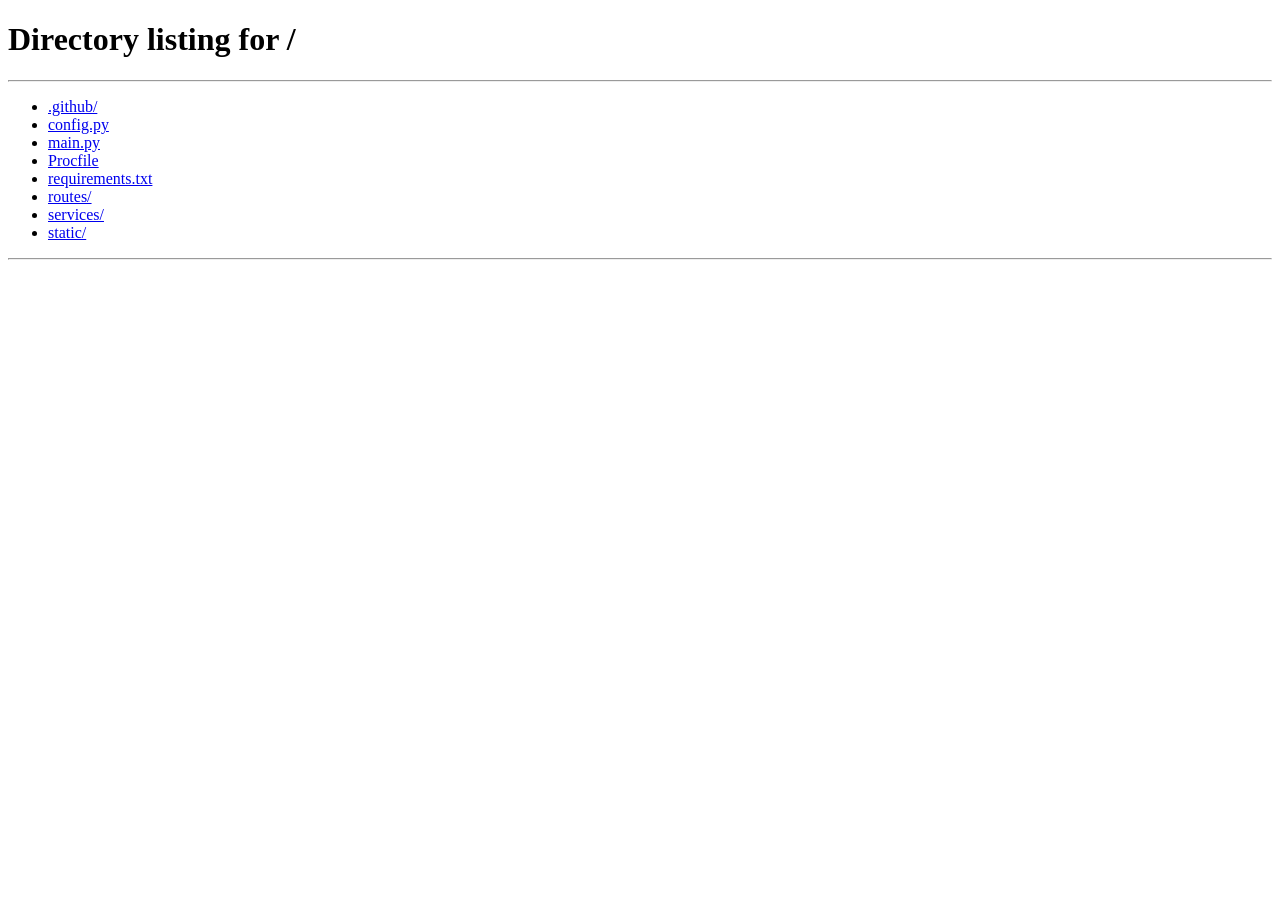
<file: static/index.html>
<!DOCTYPE html>
<html lang="en">
<head>
  <meta charset="UTF-8"/>
  <meta name="viewport" content="width=device-width,initial-scale=1.0"/>
  <title>PixelDen — Discover</title>
  <link rel="stylesheet" href="/static/css/style.css"/>
</head>
<body>
<nav>
  <div class="nav-logo">Pixel<span class="dot">●</span>Den</div>
  <div class="nav-links"><a href="/browse" class="nav-link active">Discover</a></div>
  <div class="nav-right">
    <span class="nav-chip" id="nav-chip">CONSUMER</span>
    <span style="font-size:13px;color:var(--text-2)" id="nav-user"></span>
    <button class="btn btn-ghost btn-sm" onclick="doLogout()">Sign Out</button>
  </div>
</nav>

<div class="container page-wrap">
  <div class="page-header">
    <h1 class="page-title">Discover <span class="accent">Photos</span></h1>
    <p class="page-sub">Explore the latest uploads from our creators</p>
  </div>

  <div style="display:flex;flex-wrap:wrap;gap:12px;align-items:center;margin-bottom:2rem">
    <div class="search-wrap" style="margin-bottom:0;flex:1;min-width:240px">
      <input class="search-input" id="search-input" placeholder="Search by title, location…" type="text"/>
      <button class="btn btn-primary btn-sm" onclick="doSearch()">Search</button>
    </div>
    <button class="btn btn-outline btn-sm" onclick="clearSearch()">Clear</button>
  </div>

  <div id="search-label" style="display:none;font-size:13px;color:var(--text-2);margin-bottom:1rem"></div>
  <div id="photo-grid" class="photo-grid"></div>
  <div id="grid-loader" class="loader-wrap" style="display:none"><div class="spinner"></div><span>Loading photos…</span></div>
  <div id="empty" class="empty-state" style="display:none">
    <span class="empty-icon">🖼️</span>
    <div class="empty-title">No photos found</div>
    <div class="empty-sub">Try a different search or check back later</div>
  </div>
  <div style="text-align:center;margin-top:2.5rem" id="load-more-wrap" style="display:none">
    <button class="btn btn-outline" id="load-more-btn" onclick="loadMore()">Load More</button>
  </div>
</div>

<div class="toast" id="toast"><div class="toast-dot"></div><span id="toast-msg"></span></div>
<script src="/static/js/auth.js"></script>
<script src="/static/js/consumer.js"></script>
<script>
  requireAuth();
  window.addEventListener('DOMContentLoaded',()=>{
    const u=localStorage.getItem('sv_username');
    if(u){document.getElementById('nav-user').textContent=u;document.getElementById('nav-chip').textContent=(localStorage.getItem('sv_role')||'consumer').toUpperCase();}
    loadPhotos();
    document.getElementById('search-input').addEventListener('keydown',e=>{if(e.key==='Enter')doSearch();});
  });
</script>
</body>
</html>
</file>
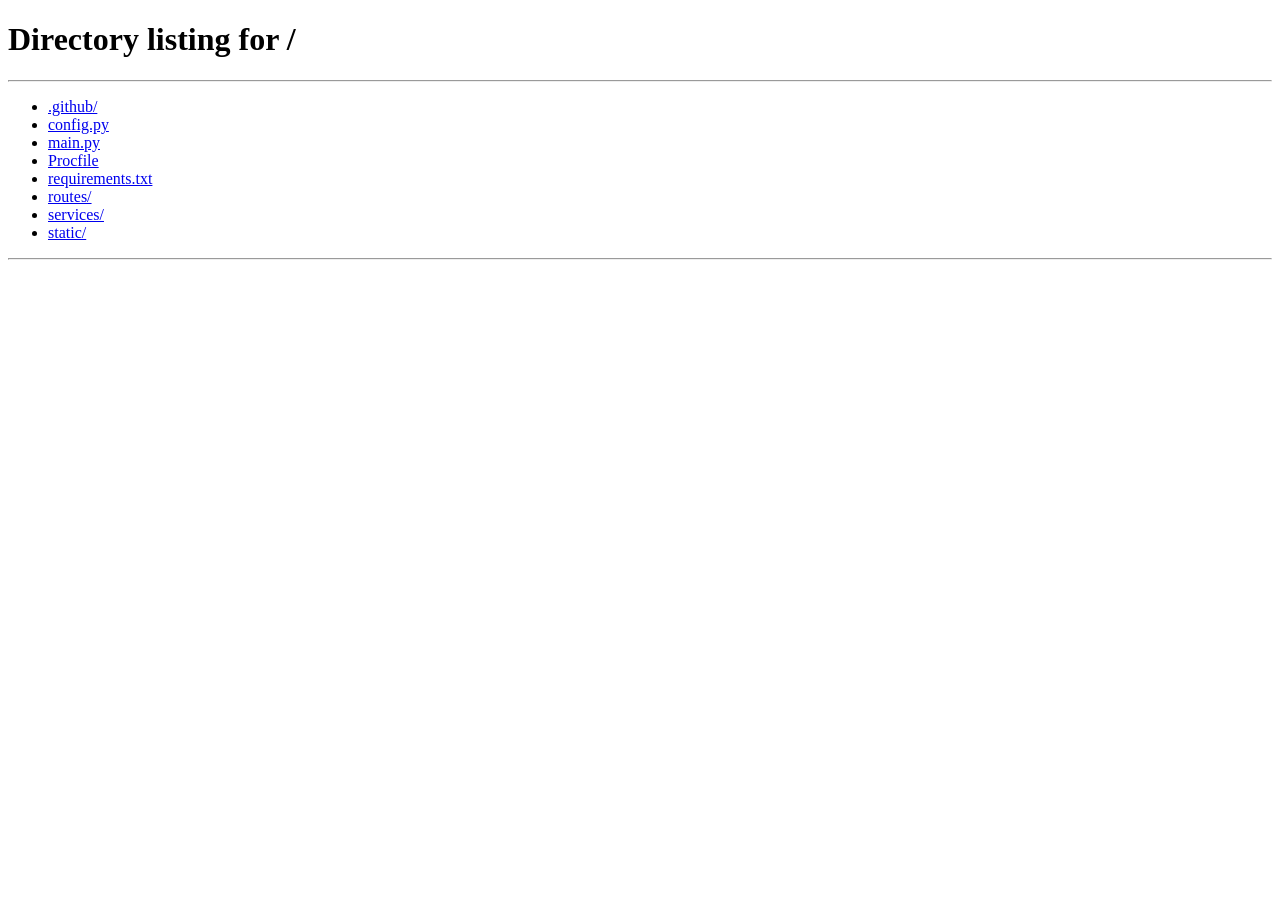
<file: static/creator.html>
<!DOCTYPE html>
<html lang="en">
<head>
  <meta charset="UTF-8"/>
  <meta name="viewport" content="width=device-width,initial-scale=1.0"/>
  <title>PixelDen — Creator</title>
  <link rel="stylesheet" href="/static/css/style.css"/>
</head>
<body>
<nav>
  <div class="nav-logo">Pixel<span class="dot">●</span>Den</div>
  <div class="nav-links"><a href="/studio" class="nav-link active">Studio</a></div>
  <div class="nav-right">
    <span class="nav-chip creator">CREATOR</span>
    <span style="font-size:13px;color:var(--text-2)" id="nav-user"></span>
    <button class="btn btn-ghost btn-sm" onclick="doLogout()">Sign Out</button>
  </div>
</nav>

<div class="dashboard-layout">
  <div class="sidebar">
    <div class="sidebar-label">Menu</div>
    <a href="#" class="sidebar-link active" id="link-upload" onclick="showSection('upload');return false"><span class="sidebar-icon">📤</span>Upload Photo</a>
    <a href="#" class="sidebar-link" id="link-photos" onclick="showSection('photos');return false"><span class="sidebar-icon">🖼️</span>My Photos</a>
    <div class="sidebar-stat">
      <div class="sidebar-stat-num" id="sb-count">—</div>
      <div class="sidebar-stat-label">Photos uploaded</div>
    </div>
  </div>

  <div class="main-area">
    <div id="section-upload">
      <div class="section-header">
        <div class="section-title">Upload a Photo</div>
      </div>
      <div style="display:grid;grid-template-columns:1fr 1fr;gap:2rem;max-width:860px">
        <div>
          <div class="upload-zone" id="drop-zone" onclick="document.getElementById('file-input').click()">
            <input type="file" id="file-input" accept="image/jpeg,image/png,image/webp,image/gif" onchange="handleFile(event)"/>
            <div class="upload-icon-wrap">📸</div>
            <div class="upload-label">Drop your photo here</div>
            <div class="upload-hint">or click to browse — JPG PNG WEBP GIF, max 10MB</div>
          </div>
          <div class="preview-wrap" id="preview-wrap"><img id="preview-img" src="" alt="Preview"/></div>
        </div>
        <div>
          <div class="form-group"><label>Title *</label><input class="form-control" type="text" id="u-title" placeholder="Give your photo a title" maxlength="100"/></div>
          <div class="form-group"><label>Caption</label><textarea class="form-control" id="u-caption" rows="3" placeholder="Describe the photo…"></textarea></div>
          <div class="form-group"><label>Location</label><input class="form-control" type="text" id="u-location" placeholder="e.g. London, UK"/></div>
          <div class="form-group"><label>People Present</label><input class="form-control" type="text" id="u-people" placeholder="Names separated by commas"/></div>
          <div class="alert alert-error" id="upload-err"></div>
          <div class="alert alert-success" id="upload-ok"></div>
          <button class="btn btn-primary btn-full" id="upload-btn" onclick="uploadPhoto()">
            <span id="upload-btn-txt">Upload to PixelDen</span>
            <span class="loader-inline" id="upload-ld" style="display:none"></span>
          </button>
        </div>
      </div>
    </div>

    <div id="section-photos" style="display:none">
      <div class="section-header">
        <div class="section-title">My Photos</div>
        <button class="btn btn-outline btn-sm" onclick="loadMyPhotos()">Refresh</button>
      </div>
      <div class="stats-grid" style="max-width:600px">
        <div class="stat-card"><div class="stat-num" id="st-total">0</div><div class="stat-label">Total Photos</div></div>
        <div class="stat-card"><div class="stat-num" id="st-comments">0</div><div class="stat-label">Comments</div></div>
        <div class="stat-card"><div class="stat-num" id="st-avg">—</div><div class="stat-label">Avg Rating</div></div>
      </div>
      <div id="my-grid" class="photo-grid"></div>
      <div id="my-loader" class="loader-wrap" style="display:none"><div class="spinner"></div><span>Loading…</span></div>
      <div id="my-empty" class="empty-state" style="display:none">
        <span class="empty-icon">📷</span>
        <div class="empty-title">No uploads yet</div>
        <div class="empty-sub">Upload your first photo to get started</div>
      </div>
    </div>
  </div>
</div>

<div class="modal-overlay" id="del-modal">
  <div class="modal">
    <div class="modal-title">Delete Photo?</div>
    <div class="modal-body">This will permanently remove the photo and all its comments. This cannot be undone.</div>
    <div class="modal-actions">
      <button class="btn btn-danger" id="del-confirm" onclick="confirmDelete()">
        <span id="del-txt">Delete</span>
        <span class="loader-inline" id="del-ld" style="display:none"></span>
      </button>
      <button class="btn btn-outline" onclick="closeModal()">Cancel</button>
    </div>
  </div>
</div>

<div class="toast" id="toast"><div class="toast-dot"></div><span id="toast-msg"></span></div>
<script src="/static/js/auth.js"></script>
<script src="/static/js/creator.js"></script>
<script>
  requireAuth('creator');
  window.addEventListener('DOMContentLoaded',()=>{
    const u=localStorage.getItem('sv_username');
    if(u)document.getElementById('nav-user').textContent=u;
    loadStats();setupDrop();
  });
  function showSection(n){
    document.getElementById('section-upload').style.display=n==='upload'?'block':'none';
    document.getElementById('section-photos').style.display=n==='photos'?'block':'none';
    document.getElementById('link-upload').classList.toggle('active',n==='upload');
    document.getElementById('link-photos').classList.toggle('active',n==='photos');
    if(n==='photos')loadMyPhotos();
  }
</script>
</body>
</html>
</file>
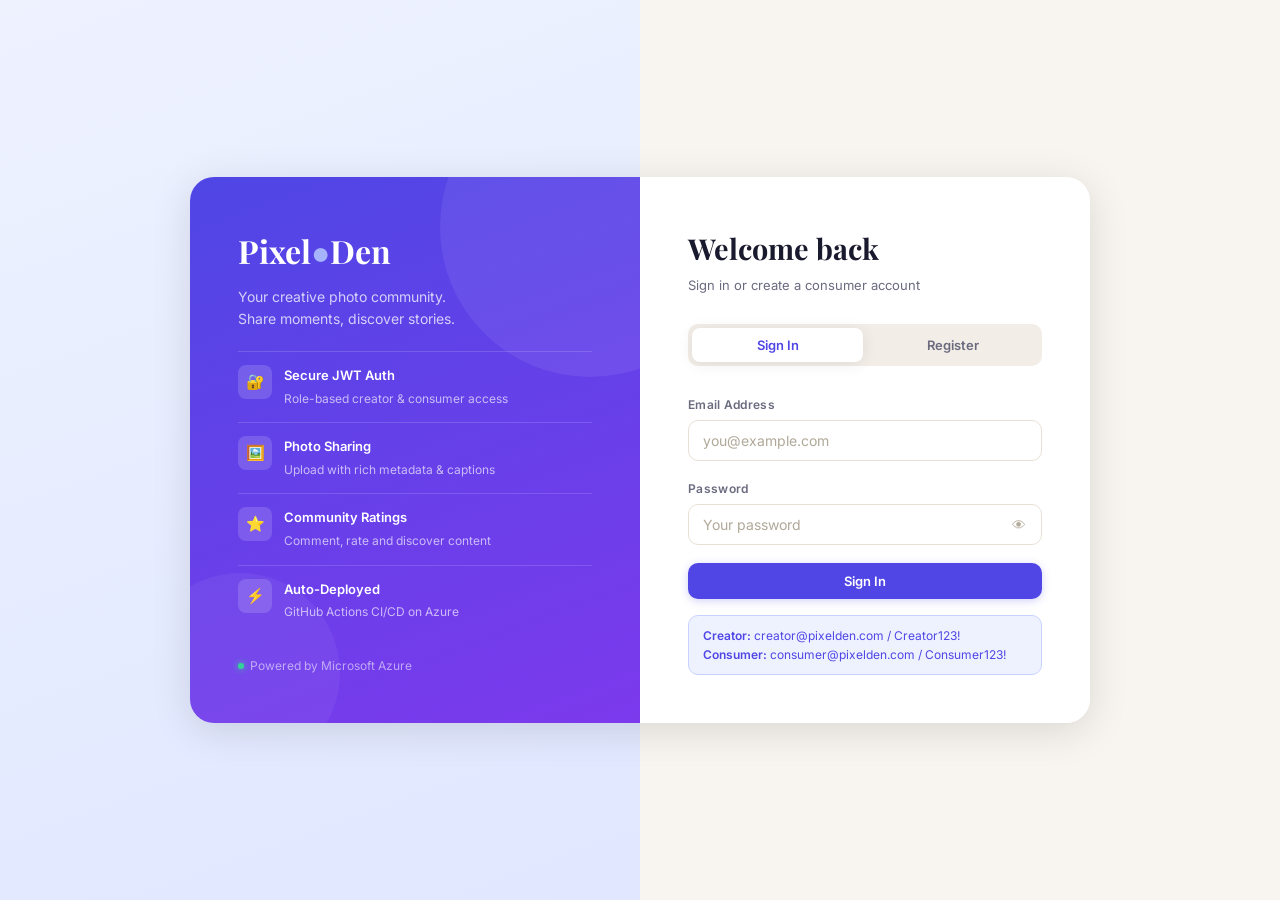
<file: static/login.html>
<!DOCTYPE html>
<html lang="en">
<head>
  <meta charset="UTF-8"/>
  <meta name="viewport" content="width=device-width,initial-scale=1.0"/>
  <title>PixelDen — Sign In</title>
  <link rel="stylesheet" href="/static/css/style.css"/>
</head>
<body>
<div class="login-wrap">
  <div class="login-card">

    <div class="login-left">
      <div>
        <div class="login-logo">Pixel<span class="dot">●</span>Den</div>
        <p class="login-tagline" style="margin-top:10px">Your creative photo community.<br/>Share moments, discover stories.</p>
      </div>
      <div class="feature-list">
        <div class="feature-item"><div class="feature-icon">🔐</div><div class="feature-text"><strong>Secure JWT Auth</strong><span>Role-based creator & consumer access</span></div></div>
        <div class="feature-item"><div class="feature-icon">🖼️</div><div class="feature-text"><strong>Photo Sharing</strong><span>Upload with rich metadata & captions</span></div></div>
        <div class="feature-item"><div class="feature-icon">⭐</div><div class="feature-text"><strong>Community Ratings</strong><span>Comment, rate and discover content</span></div></div>
        <div class="feature-item"><div class="feature-icon">⚡</div><div class="feature-text"><strong>Auto-Deployed</strong><span>GitHub Actions CI/CD on Azure</span></div></div>
      </div>
      <div class="login-footer"><div class="live-dot"></div>Powered by Microsoft Azure</div>
    </div>

    <div class="login-right">
      <div class="login-form-wrap">
        <div class="login-form-title">Welcome back</div>
        <div class="login-form-sub">Sign in or create a consumer account</div>

        <div class="tabs">
          <button class="tab-btn active" id="tab-in" onclick="switchTab('in')">Sign In</button>
          <button class="tab-btn" id="tab-reg" onclick="switchTab('reg')">Register</button>
        </div>

        <div class="alert alert-error" id="aerr"></div>
        <div class="alert alert-success" id="aok"></div>

        <div id="form-in">
          <div class="form-group"><label>Email Address</label>
            <input class="form-control" type="email" id="in-email" placeholder="you@example.com" autocomplete="email"/></div>
          <div class="form-group"><label>Password</label>
            <div class="input-wrap">
              <input class="form-control" type="password" id="in-pw" placeholder="Your password" autocomplete="current-password"/>
              <button class="pw-toggle" onclick="togglePw('in-pw',this)">👁</button>
            </div></div>
          <button class="btn btn-primary btn-full" id="btn-in" onclick="doLogin()">
            <span id="btn-in-txt">Sign In</span>
            <span class="loader-inline" id="btn-in-ld" style="display:none"></span>
          </button>
          <div class="note-box" style="margin-top:1rem">
            <strong>Creator:</strong> creator@pixelden.com / Creator123!<br/>
            <strong>Consumer:</strong> consumer@pixelden.com / Consumer123!
          </div>
        </div>

        <div id="form-reg" style="display:none">
          <div class="form-group"><label>Username</label>
            <input class="form-control" type="text" id="reg-user" placeholder="choose a username"/></div>
          <div class="form-group"><label>Email Address</label>
            <input class="form-control" type="email" id="reg-email" placeholder="you@example.com"/></div>
          <div class="form-group"><label>Password</label>
            <div class="input-wrap">
              <input class="form-control" type="password" id="reg-pw" placeholder="Minimum 8 characters"/>
              <button class="pw-toggle" onclick="togglePw('reg-pw',this)">👁</button>
            </div></div>
          <button class="btn btn-primary btn-full" id="btn-reg" onclick="doRegister()">
            <span id="btn-reg-txt">Create Account</span>
            <span class="loader-inline" id="btn-reg-ld" style="display:none"></span>
          </button>
        </div>
      </div>
    </div>
  </div>
</div>

<div class="toast" id="toast"><div class="toast-dot"></div><span id="toast-msg"></span></div>
<script src="/static/js/auth.js"></script>
<script>
  (function(){const t=getToken(),r=getRole();if(t)window.location.href=r==='creator'?'/studio':'/browse';})();
  function switchTab(t){
    document.getElementById('form-in').style.display=t==='in'?'block':'none';
    document.getElementById('form-reg').style.display=t==='reg'?'block':'none';
    document.getElementById('tab-in').classList.toggle('active',t==='in');
    document.getElementById('tab-reg').classList.toggle('active',t==='reg');
    clearAlerts();
  }
  function clearAlerts(){['aerr','aok'].forEach(id=>document.getElementById(id).style.display='none');}
  function showAlert(type,msg){clearAlerts();const el=document.getElementById(type==='err'?'aerr':'aok');el.textContent=msg;el.style.display='block';}
  function setBusy(f,b){document.getElementById('btn-'+f+'-txt').style.display=b?'none':'inline';document.getElementById('btn-'+f+'-ld').style.display=b?'inline-block':'none';document.getElementById('btn-'+f).disabled=b;}
  function togglePw(id,btn){const i=document.getElementById(id);i.type=i.type==='password'?'text':'password';btn.textContent=i.type==='password'?'👁':'🙈';}
  async function doLogin(){
    clearAlerts();
    const email=document.getElementById('in-email').value.trim();
    const pw=document.getElementById('in-pw').value;
    if(!email)return showAlert('err','Please enter your email.');
    if(!pw)return showAlert('err','Please enter your password.');
    setBusy('in',true);
    try{const r=await login(email,pw);window.location.href=r.role==='creator'?'/studio':'/browse';}
    catch(e){showAlert('err',e.message||'Login failed.');}
    finally{setBusy('in',false);}
  }
  async function doRegister(){
    clearAlerts();
    const u=document.getElementById('reg-user').value.trim();
    const e=document.getElementById('reg-email').value.trim();
    const p=document.getElementById('reg-pw').value;
    if(!u||!e)return showAlert('err','All fields required.');
    if(p.length<8)return showAlert('err','Password must be at least 8 characters.');
    setBusy('reg',true);
    try{await register(u,e,p);showAlert('ok','✓ Account created! Sign in now.');setTimeout(()=>switchTab('in'),1500);}
    catch(e){showAlert('err',e.message);}
    finally{setBusy('reg',false);}
  }
  document.addEventListener('keydown',e=>{if(e.key!=='Enter')return;if(document.getElementById('form-in').style.display!=='none')doLogin();else doRegister();});
</script>
</body>
</html>
</file>
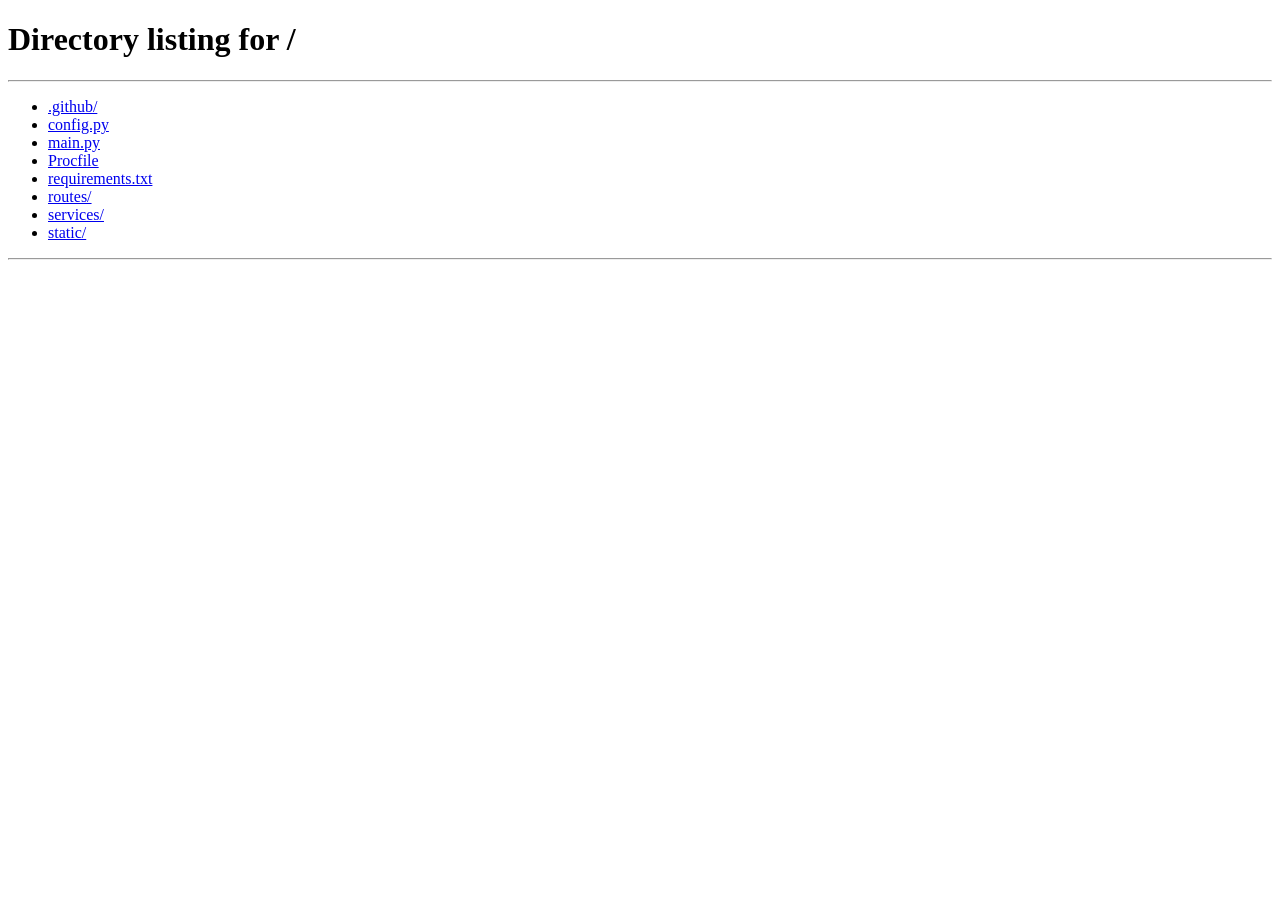
<file: static/photo.html>
<!DOCTYPE html>
<html lang="en">
<head>
  <meta charset="UTF-8"/>
  <meta name="viewport" content="width=device-width,initial-scale=1.0"/>
  <title>PixelDen — Photo</title>
  <link rel="stylesheet" href="/static/css/style.css"/>
</head>
<body>
<nav>
  <div class="nav-logo">Pixel<span class="dot">●</span>Den</div>
  <div class="nav-links"><a href="/browse" class="nav-link">← Back</a></div>
  <div class="nav-right">
    <span class="nav-chip" id="nav-chip">CONSUMER</span>
    <button class="btn btn-ghost btn-sm" onclick="doLogout()">Sign Out</button>
  </div>
</nav>

<div class="container page-wrap">
  <div id="page-loader" class="loader-wrap"><div class="spinner"></div><span>Loading photo…</span></div>
  <div id="photo-content" style="display:none">
    <div class="detail-grid">
      <div>
        <div class="detail-img-wrap"><img id="photo-img" src="" alt=""/></div>
      </div>
      <div class="detail-sidebar">
        <div class="detail-panel">
          <h1 class="detail-title" id="photo-title">—</h1>
          <div class="meta-row"><span class="meta-key">Caption</span><span class="meta-val" id="photo-caption">—</span></div>
          <div class="meta-row"><span class="meta-key">Location</span><span class="meta-val" id="photo-location">—</span></div>
          <div class="meta-row"><span class="meta-key">People</span><span class="meta-val" id="photo-people">—</span></div>
          <div class="meta-row"><span class="meta-key">Creator</span><span class="meta-val" id="photo-creator">—</span></div>
          <div class="meta-row"><span class="meta-key">Date</span><span class="meta-val" id="photo-date">—</span></div>
          <div class="rating-display" style="border-top:1px solid var(--border);padding-top:1.2rem;margin-top:1.2rem">
            <div class="rating-num" id="avg-rating">—</div>
            <div class="stars" id="avg-stars"></div>
            <div class="rating-sub" id="rating-count">0 ratings</div>
          </div>
        </div>

        <div class="detail-panel">
          <div class="panel-title">Leave a Comment</div>
          <div style="margin-bottom:1rem">
            <div style="font-size:11px;font-weight:600;color:var(--text-3);text-transform:uppercase;letter-spacing:.5px;margin-bottom:8px">Your Rating</div>
            <div class="stars-input" id="star-input">
              <span class="star" data-v="1" onclick="setRating(1)">★</span>
              <span class="star" data-v="2" onclick="setRating(2)">★</span>
              <span class="star" data-v="3" onclick="setRating(3)">★</span>
              <span class="star" data-v="4" onclick="setRating(4)">★</span>
              <span class="star" data-v="5" onclick="setRating(5)">★</span>
            </div>
          </div>
          <div class="form-group">
            <label>Comment</label>
            <textarea class="form-control" id="comment-text" placeholder="Share your thoughts…"></textarea>
          </div>
          <button class="btn btn-primary btn-full" id="comment-btn" onclick="submitComment()">
            <span id="comment-btn-txt">Post Comment</span>
            <span class="loader-inline" id="comment-ld" style="display:none"></span>
          </button>
        </div>

        <div class="detail-panel">
          <div class="panel-title">Comments</div>
          <div id="comments-list"><div class="loader-wrap" style="padding:1.5rem"><div class="spinner"></div></div></div>
        </div>
      </div>
    </div>
  </div>
</div>

<div class="toast" id="toast"><div class="toast-dot"></div><span id="toast-msg"></span></div>
<script src="/static/js/auth.js"></script>
<script src="/static/js/consumer.js"></script>
<script>
  requireAuth();
  let selectedRating=0;
  function setRating(v){selectedRating=v;document.querySelectorAll('#star-input .star').forEach(s=>s.classList.toggle('active',parseInt(s.dataset.v)<=v));}
  window.addEventListener('DOMContentLoaded',()=>{
    const id=new URLSearchParams(window.location.search).get('id');
    if(!id){window.location.href='/browse';return;}
    loadPhotoDetail(id);
  });
</script>
</body>
</html>
</file>
<file: static/css/style.css>
@import url('https://fonts.googleapis.com/css2?family=Playfair+Display:wght@400;600;700&family=Inter:wght@300;400;500;600&display=swap');

:root {
  --bg:        #F8F5F0;
  --bg-card:   #FFFFFF;
  --bg-warm:   #F2EDE6;
  --border:    #E8E0D5;
  --border-2:  #D4C9B8;

  --indigo:    #4F46E5;
  --indigo-2:  #6366F1;
  --indigo-lt: #EEF2FF;
  --indigo-md: #C7D2FE;

  --text:      #1A1A2E;
  --text-2:    #6B6B80;
  --text-3:    #B0A898;

  --success:   #059669;
  --danger:    #DC2626;
  --warning:   #D97706;

  --font-head: 'Playfair Display', serif;
  --font-body: 'Inter', sans-serif;
  --r:   10px;
  --r2:  18px;
  --shadow:    0 2px 16px rgba(0,0,0,0.08);
  --shadow-lg: 0 8px 40px rgba(0,0,0,0.12);
}

*,*::before,*::after{box-sizing:border-box;margin:0;padding:0}
html{scroll-behavior:smooth}
body{background:var(--bg);color:var(--text);font-family:var(--font-body);font-size:14px;line-height:1.6;min-height:100vh;-webkit-font-smoothing:antialiased}
a{color:var(--indigo);text-decoration:none}
a:hover{color:var(--indigo-2)}
img{display:block;max-width:100%}

/* ── NAV ── */
nav{background:var(--bg-card);border-bottom:1px solid var(--border);height:64px;display:flex;align-items:center;padding:0 2rem;gap:2rem;position:sticky;top:0;z-index:100;box-shadow:0 1px 0 var(--border)}
.nav-logo{font-family:var(--font-head);font-size:1.4rem;font-weight:700;color:var(--text);display:flex;align-items:center;gap:6px;flex-shrink:0}
.nav-logo .dot{color:var(--indigo);font-size:1.6rem;line-height:0}
.nav-links{display:flex;gap:4px;flex:1}
.nav-link{font-size:13px;font-weight:500;color:var(--text-2);padding:6px 14px;border-radius:var(--r);transition:all .18s}
.nav-link:hover{color:var(--text);background:var(--bg-warm)}
.nav-link.active{color:var(--indigo);background:var(--indigo-lt)}
.nav-right{display:flex;align-items:center;gap:10px;margin-left:auto}
.nav-chip{font-size:11px;font-weight:600;letter-spacing:.5px;text-transform:uppercase;padding:4px 12px;border-radius:20px;border:1.5px solid var(--indigo-md);color:var(--indigo);background:var(--indigo-lt)}
.nav-chip.creator{border-color:#FDE68A;color:var(--warning);background:#FFFBEB}

/* ── BUTTONS ── */
.btn{font-family:var(--font-body);font-weight:600;font-size:13px;padding:10px 22px;border:none;cursor:pointer;border-radius:var(--r);transition:all .18s;display:inline-flex;align-items:center;justify-content:center;gap:8px}
.btn-primary{background:var(--indigo);color:#fff;box-shadow:0 2px 8px rgba(79,70,229,.25)}
.btn-primary:hover{background:var(--indigo-2);box-shadow:0 4px 16px rgba(79,70,229,.35);transform:translateY(-1px)}
.btn-outline{background:transparent;border:1.5px solid var(--border-2);color:var(--text-2)}
.btn-outline:hover{border-color:var(--indigo);color:var(--indigo);background:var(--indigo-lt)}
.btn-ghost{background:transparent;color:var(--text-2);padding:8px 14px}
.btn-ghost:hover{color:var(--text);background:var(--bg-warm)}
.btn-danger{background:transparent;border:1.5px solid #FECACA;color:var(--danger)}
.btn-danger:hover{background:#FEF2F2;border-color:var(--danger)}
.btn-sm{padding:7px 14px;font-size:12px}
.btn-full{width:100%}

/* ── FORMS ── */
.form-group{margin-bottom:1.1rem}
.form-group label{display:block;font-size:12px;font-weight:600;color:var(--text-2);margin-bottom:6px;letter-spacing:.3px}
.form-control{width:100%;background:var(--bg-card);border:1.5px solid var(--border);color:var(--text);font-family:var(--font-body);font-size:14px;padding:11px 14px;border-radius:var(--r);outline:none;transition:border-color .18s,box-shadow .18s}
.form-control:focus{border-color:var(--indigo);box-shadow:0 0 0 3px rgba(79,70,229,.1)}
.form-control::placeholder{color:var(--text-3)}
textarea.form-control{resize:vertical;min-height:90px}

/* ── ALERTS ── */
.alert{padding:12px 16px;border-radius:var(--r);font-size:13px;margin-bottom:1rem;display:none}
.alert-error{background:#FEF2F2;border:1.5px solid #FECACA;color:var(--danger)}
.alert-success{background:#F0FDF4;border:1.5px solid #BBF7D0;color:var(--success)}
.alert-info{background:var(--indigo-lt);border:1.5px solid var(--indigo-md);color:var(--indigo)}

/* ── PHOTO GRID - masonry style ── */
.photo-grid{columns:3;column-gap:20px}
.photo-grid .photo-card{break-inside:avoid;margin-bottom:20px}
@media(max-width:900px){.photo-grid{columns:2}}
@media(max-width:500px){.photo-grid{columns:1}}

/* ── CARDS ── */
.photo-card{background:var(--bg-card);border:1px solid var(--border);border-radius:var(--r2);overflow:hidden;cursor:pointer;transition:all .2s;box-shadow:var(--shadow)}
.photo-card:hover{transform:translateY(-4px);box-shadow:var(--shadow-lg);border-color:var(--indigo-md)}
.photo-card-img{overflow:hidden}
.photo-card-img img{width:100%;display:block;transition:transform .4s ease}
.photo-card:hover .photo-card-img img{transform:scale(1.04)}
.photo-card-body{padding:14px 16px 16px}
.photo-card-title{font-family:var(--font-head);font-size:1rem;font-weight:600;color:var(--text);margin-bottom:6px;line-height:1.3}
.photo-card-meta{display:flex;flex-wrap:wrap;gap:8px;font-size:12px;color:var(--text-2)}
.tags-row{display:flex;flex-wrap:wrap;gap:5px;margin-top:8px}
.tag{font-size:11px;font-weight:500;padding:3px 10px;border-radius:20px;background:var(--indigo-lt);border:1px solid var(--indigo-md);color:var(--indigo)}

/* ── LAYOUT ── */
.container{max-width:1200px;margin:0 auto;padding:0 2rem}
.page-wrap{padding:2.5rem 0 4rem}
.page-header{margin-bottom:2rem;padding-bottom:1.5rem;border-bottom:1px solid var(--border)}
.page-title{font-family:var(--font-head);font-weight:700;font-size:clamp(1.8rem,4vw,2.4rem);color:var(--text);line-height:1.2}
.page-title .accent{color:var(--indigo)}
.page-sub{color:var(--text-2);font-size:14px;margin-top:6px}
.section-header{display:flex;align-items:center;justify-content:space-between;margin-bottom:1.5rem}
.section-title{font-family:var(--font-head);font-weight:700;font-size:1.3rem}

/* ── SEARCH ── */
.search-wrap{display:flex;gap:10px;margin-bottom:2rem;max-width:520px}
.search-input{flex:1;background:var(--bg-card);border:1.5px solid var(--border);border-radius:var(--r);color:var(--text);font-family:var(--font-body);font-size:14px;padding:10px 16px;outline:none;transition:border-color .18s,box-shadow .18s}
.search-input:focus{border-color:var(--indigo);box-shadow:0 0 0 3px rgba(79,70,229,.1)}
.search-input::placeholder{color:var(--text-3)}

/* ── LOGIN ── */
.login-wrap{min-height:100vh;display:flex;align-items:center;justify-content:center;background:var(--bg);padding:2rem;position:relative}
.login-wrap::before{content:'';position:fixed;top:0;left:0;right:50%;bottom:0;background:linear-gradient(160deg,#EEF2FF 0%,#E0E7FF 100%);z-index:0}

.login-card{width:100%;max-width:900px;display:grid;grid-template-columns:1fr 1fr;border-radius:24px;overflow:hidden;box-shadow:var(--shadow-lg);position:relative;z-index:1}
.login-left{background:linear-gradient(160deg,#4F46E5 0%,#7C3AED 100%);padding:3rem;display:flex;flex-direction:column;justify-content:space-between;color:#fff;position:relative;overflow:hidden}
.login-left::before{content:'';position:absolute;width:300px;height:300px;border-radius:50%;background:rgba(255,255,255,0.07);top:-100px;right:-100px}
.login-left::after{content:'';position:absolute;width:200px;height:200px;border-radius:50%;background:rgba(255,255,255,0.05);bottom:-50px;left:-50px}

.login-logo{font-family:var(--font-head);font-size:2rem;font-weight:700;color:#fff;position:relative;z-index:1}
.login-logo .dot{color:#A5B4FC}
.login-tagline{color:rgba(255,255,255,0.75);font-size:14px;margin-top:8px;position:relative;z-index:1}

.feature-list{position:relative;z-index:1}
.feature-item{display:flex;align-items:flex-start;gap:12px;padding:13px 0;border-top:1px solid rgba(255,255,255,0.15)}
.feature-icon{width:34px;height:34px;background:rgba(255,255,255,0.15);border-radius:8px;display:flex;align-items:center;justify-content:center;font-size:15px;flex-shrink:0}
.feature-text strong{display:block;font-size:13px;font-weight:600;color:#fff;margin-bottom:1px}
.feature-text span{font-size:12px;color:rgba(255,255,255,0.65)}
.login-footer{font-size:12px;color:rgba(255,255,255,0.55);position:relative;z-index:1;display:flex;align-items:center;gap:6px}
.live-dot{width:6px;height:6px;border-radius:50%;background:#34D399;box-shadow:0 0 6px #34D399}

.login-right{background:var(--bg-card);padding:3rem;display:flex;align-items:center}
.login-form-wrap{width:100%}
.login-form-title{font-family:var(--font-head);font-weight:700;font-size:1.8rem;color:var(--text);margin-bottom:4px}
.login-form-sub{color:var(--text-2);font-size:13px;margin-bottom:1.8rem}

.tabs{display:flex;background:var(--bg-warm);border-radius:var(--r);padding:4px;margin-bottom:1.8rem;gap:4px}
.tab-btn{flex:1;font-family:var(--font-body);font-weight:600;font-size:13px;background:transparent;border:none;color:var(--text-2);padding:9px;border-radius:8px;cursor:pointer;transition:all .18s}
.tab-btn.active{background:var(--bg-card);color:var(--indigo);box-shadow:var(--shadow)}

.input-wrap{position:relative}
.input-wrap .form-control{padding-right:44px}
.pw-toggle{position:absolute;right:12px;top:50%;transform:translateY(-50%);background:none;border:none;cursor:pointer;color:var(--text-3);font-size:14px;padding:4px;transition:color .15s}
.pw-toggle:hover{color:var(--text-2)}
.note-box{background:var(--indigo-lt);border:1px solid var(--indigo-md);border-radius:var(--r);padding:10px 14px;font-size:12px;color:var(--indigo);line-height:1.6;margin-top:1rem}
.note-box strong{font-weight:600}

/* ── PHOTO DETAIL ── */
.detail-grid{display:grid;grid-template-columns:1fr 360px;gap:2rem;align-items:start}
.detail-img-wrap{border-radius:var(--r2);overflow:hidden;border:1px solid var(--border);box-shadow:var(--shadow);position:sticky;top:80px}
.detail-img-wrap img{width:100%;display:block}
.detail-sidebar{display:flex;flex-direction:column;gap:16px}
.detail-panel{background:var(--bg-card);border:1px solid var(--border);border-radius:var(--r2);padding:1.5rem;box-shadow:var(--shadow)}
.detail-title{font-family:var(--font-head);font-weight:700;font-size:1.5rem;margin-bottom:1.2rem;line-height:1.3}
.meta-row{display:flex;gap:10px;padding:9px 0;border-top:1px solid var(--border);font-size:13px;align-items:baseline}
.meta-key{color:var(--text-3);min-width:76px;font-size:11px;font-weight:600;text-transform:uppercase;letter-spacing:.5px}
.meta-val{color:var(--text)}
.panel-title{font-family:var(--font-body);font-weight:700;font-size:12px;text-transform:uppercase;letter-spacing:1px;color:var(--text-2);margin-bottom:1.2rem}

/* ── RATING ── */
.rating-display{text-align:center;padding:1rem 0}
.rating-num{font-family:var(--font-head);font-weight:700;font-size:3rem;color:var(--indigo);line-height:1}
.rating-sub{font-size:12px;color:var(--text-2);margin-top:4px}
.stars{display:flex;gap:4px;justify-content:center;margin:6px 0}
.stars-input{display:flex;gap:4px;margin:.6rem 0}
.star{font-size:1.4rem;cursor:pointer;color:var(--border-2);transition:color .15s,transform .15s;line-height:1}
.star.active{color:#F59E0B}
.star:hover{color:#F59E0B;transform:scale(1.2)}

/* ── COMMENTS ── */
.comment-item{padding:14px 0;border-top:1px solid var(--border)}
.comment-header{display:flex;align-items:center;gap:8px;margin-bottom:6px;flex-wrap:wrap}
.comment-user{font-weight:600;font-size:13px;color:var(--indigo)}
.comment-text{font-size:14px;color:var(--text);line-height:1.55}
.comment-footer{margin-top:5px}
.comment-date{font-size:11px;color:var(--text-3)}
.comment-stars{font-size:12px;color:#F59E0B}

/* ── DASHBOARD ── */
.dashboard-layout{display:grid;grid-template-columns:220px 1fr;min-height:calc(100vh - 64px)}
.sidebar{background:var(--bg-card);border-right:1px solid var(--border);padding:1.5rem 0;position:sticky;top:64px;height:calc(100vh - 64px);overflow-y:auto}
.sidebar-label{font-size:11px;font-weight:600;letter-spacing:1px;text-transform:uppercase;color:var(--text-3);padding:0 1.2rem;margin:1.2rem 0 .5rem}
.sidebar-link{display:flex;align-items:center;gap:10px;padding:10px 1.2rem;font-size:13px;font-weight:500;color:var(--text-2);transition:all .15s;border-left:2px solid transparent}
.sidebar-link:hover{color:var(--text);background:var(--bg-warm)}
.sidebar-link.active{color:var(--indigo);background:var(--indigo-lt);border-left-color:var(--indigo)}
.sidebar-icon{font-size:15px;width:20px;text-align:center}
.sidebar-stat{padding:1.2rem;border-top:1px solid var(--border);margin-top:1rem}
.sidebar-stat-num{font-family:var(--font-head);font-weight:700;font-size:2rem;color:var(--indigo)}
.sidebar-stat-label{font-size:12px;color:var(--text-3)}
.main-area{padding:2rem;background:var(--bg)}

/* ── STATS ── */
.stats-grid{display:grid;grid-template-columns:repeat(3,1fr);gap:14px;margin-bottom:2rem}
.stat-card{background:var(--bg-card);border:1px solid var(--border);border-radius:var(--r2);padding:1.25rem 1.5rem;box-shadow:var(--shadow)}
.stat-num{font-family:var(--font-head);font-weight:700;font-size:2rem;color:var(--indigo);line-height:1;margin-bottom:4px}
.stat-label{font-size:12px;color:var(--text-2)}

/* ── CREATOR CARDS ── */
.creator-card{background:var(--bg-card);border:1px solid var(--border);border-radius:var(--r2);overflow:hidden;box-shadow:var(--shadow);transition:all .2s}
.creator-card:hover{box-shadow:var(--shadow-lg);border-color:var(--indigo-md)}
.creator-card-img{aspect-ratio:16/9;overflow:hidden}
.creator-card-img img{width:100%;height:100%;object-fit:cover;transition:transform .4s}
.creator-card:hover .creator-card-img img{transform:scale(1.04)}
.creator-card-body{padding:12px 14px 14px}
.creator-card-title{font-family:var(--font-head);font-weight:600;font-size:15px;margin-bottom:6px;color:var(--text)}
.creator-card-meta{display:flex;gap:12px;font-size:12px;color:var(--text-2);margin-bottom:10px}
.creator-card-actions{display:flex;gap:8px}

/* ── UPLOAD ── */
.upload-zone{border:2px dashed var(--border-2);border-radius:var(--r2);padding:2.5rem 1.5rem;text-align:center;cursor:pointer;transition:all .2s;background:var(--bg-warm)}
.upload-zone:hover,.upload-zone.drag-over{border-color:var(--indigo);background:var(--indigo-lt)}
.upload-zone input[type="file"]{display:none}
.upload-icon-wrap{width:56px;height:56px;background:var(--indigo-lt);border:1.5px solid var(--indigo-md);border-radius:14px;display:flex;align-items:center;justify-content:center;font-size:24px;margin:0 auto 1rem;transition:transform .2s}
.upload-zone:hover .upload-icon-wrap{transform:translateY(-3px)}
.upload-label{font-family:var(--font-head);font-weight:600;font-size:15px;color:var(--text);margin-bottom:4px}
.upload-hint{font-size:12px;color:var(--text-2)}
.preview-wrap{margin-top:1rem;border-radius:var(--r);overflow:hidden;display:none;border:1px solid var(--border)}
.preview-wrap img{width:100%;max-height:220px;object-fit:cover}

/* ── MODAL ── */
.modal-overlay{position:fixed;inset:0;background:rgba(0,0,0,.5);backdrop-filter:blur(4px);z-index:500;display:flex;align-items:center;justify-content:center;opacity:0;pointer-events:none;transition:opacity .2s}
.modal-overlay.open{opacity:1;pointer-events:all}
.modal{background:var(--bg-card);border:1px solid var(--border);border-radius:var(--r2);padding:2rem;width:100%;max-width:420px;transform:scale(.97) translateY(8px);transition:transform .2s;box-shadow:var(--shadow-lg)}
.modal-overlay.open .modal{transform:none}
.modal-title{font-family:var(--font-head);font-weight:700;font-size:1.3rem;margin-bottom:.75rem}
.modal-body{color:var(--text-2);font-size:14px;margin-bottom:1.5rem;line-height:1.6}
.modal-actions{display:flex;gap:10px}

/* ── STATES ── */
.empty-state{text-align:center;padding:5rem 2rem}
.empty-icon{font-size:3rem;margin-bottom:1rem;opacity:.5;display:block}
.empty-title{font-family:var(--font-head);font-weight:700;font-size:1.2rem;color:var(--text-2);margin-bottom:.5rem}
.empty-sub{font-size:13px;color:var(--text-3)}
.loader-wrap{display:flex;align-items:center;justify-content:center;gap:12px;padding:3rem;color:var(--text-2);font-size:13px}
.spinner{width:18px;height:18px;border:2px solid var(--border);border-top-color:var(--indigo);border-radius:50%;animation:spin .7s linear infinite}
.loader-inline{width:14px;height:14px;border:2px solid rgba(255,255,255,.4);border-top-color:#fff;border-radius:50%;animation:spin .7s linear infinite}
@keyframes spin{to{transform:rotate(360deg)}}

/* ── TOAST ── */
.toast{position:fixed;bottom:2rem;right:2rem;background:var(--bg-card);border:1.5px solid var(--border);border-radius:var(--r);padding:13px 18px;font-size:14px;z-index:9000;max-width:340px;transform:translateY(20px);opacity:0;transition:all .3s cubic-bezier(.34,1.4,.64,1);display:flex;align-items:center;gap:10px;box-shadow:var(--shadow-lg);pointer-events:none}
.toast.show{transform:none;opacity:1}
.toast-dot{width:8px;height:8px;border-radius:50%;flex-shrink:0}
.toast.info .toast-dot{background:var(--indigo);box-shadow:0 0 6px var(--indigo)}
.toast.success .toast-dot{background:var(--success);box-shadow:0 0 6px var(--success)}
.toast.error .toast-dot{background:var(--danger);box-shadow:0 0 6px var(--danger)}

/* ── ANIMATIONS ── */
@keyframes slide-up{from{opacity:0;transform:translateY(14px)}to{opacity:1;transform:none}}
.anim-in{animation:slide-up .35s ease both}
.anim-in:nth-child(1){animation-delay:.00s}.anim-in:nth-child(2){animation-delay:.05s}
.anim-in:nth-child(3){animation-delay:.10s}.anim-in:nth-child(4){animation-delay:.15s}
.anim-in:nth-child(5){animation-delay:.20s}.anim-in:nth-child(6){animation-delay:.25s}
.anim-in:nth-child(7){animation-delay:.30s}.anim-in:nth-child(8){animation-delay:.35s}
.anim-in:nth-child(9){animation-delay:.40s}.anim-in:nth-child(10){animation-delay:.45s}
.anim-in:nth-child(11){animation-delay:.50s}.anim-in:nth-child(12){animation-delay:.55s}

/* ── SCROLLBAR ── */
::-webkit-scrollbar{width:5px}
::-webkit-scrollbar-track{background:var(--bg-warm)}
::-webkit-scrollbar-thumb{background:var(--border-2);border-radius:4px}

/* ── RESPONSIVE ── */
@media(max-width:900px){
  .login-card{grid-template-columns:1fr}.login-left{display:none}
  .detail-grid{grid-template-columns:1fr}.detail-img-wrap{position:static}
  .dashboard-layout{grid-template-columns:1fr}.sidebar{display:none}
}
@media(max-width:640px){.container{padding:0 1rem}nav{padding:0 1rem}.stats-grid{grid-template-columns:1fr 1fr}}
</file>
